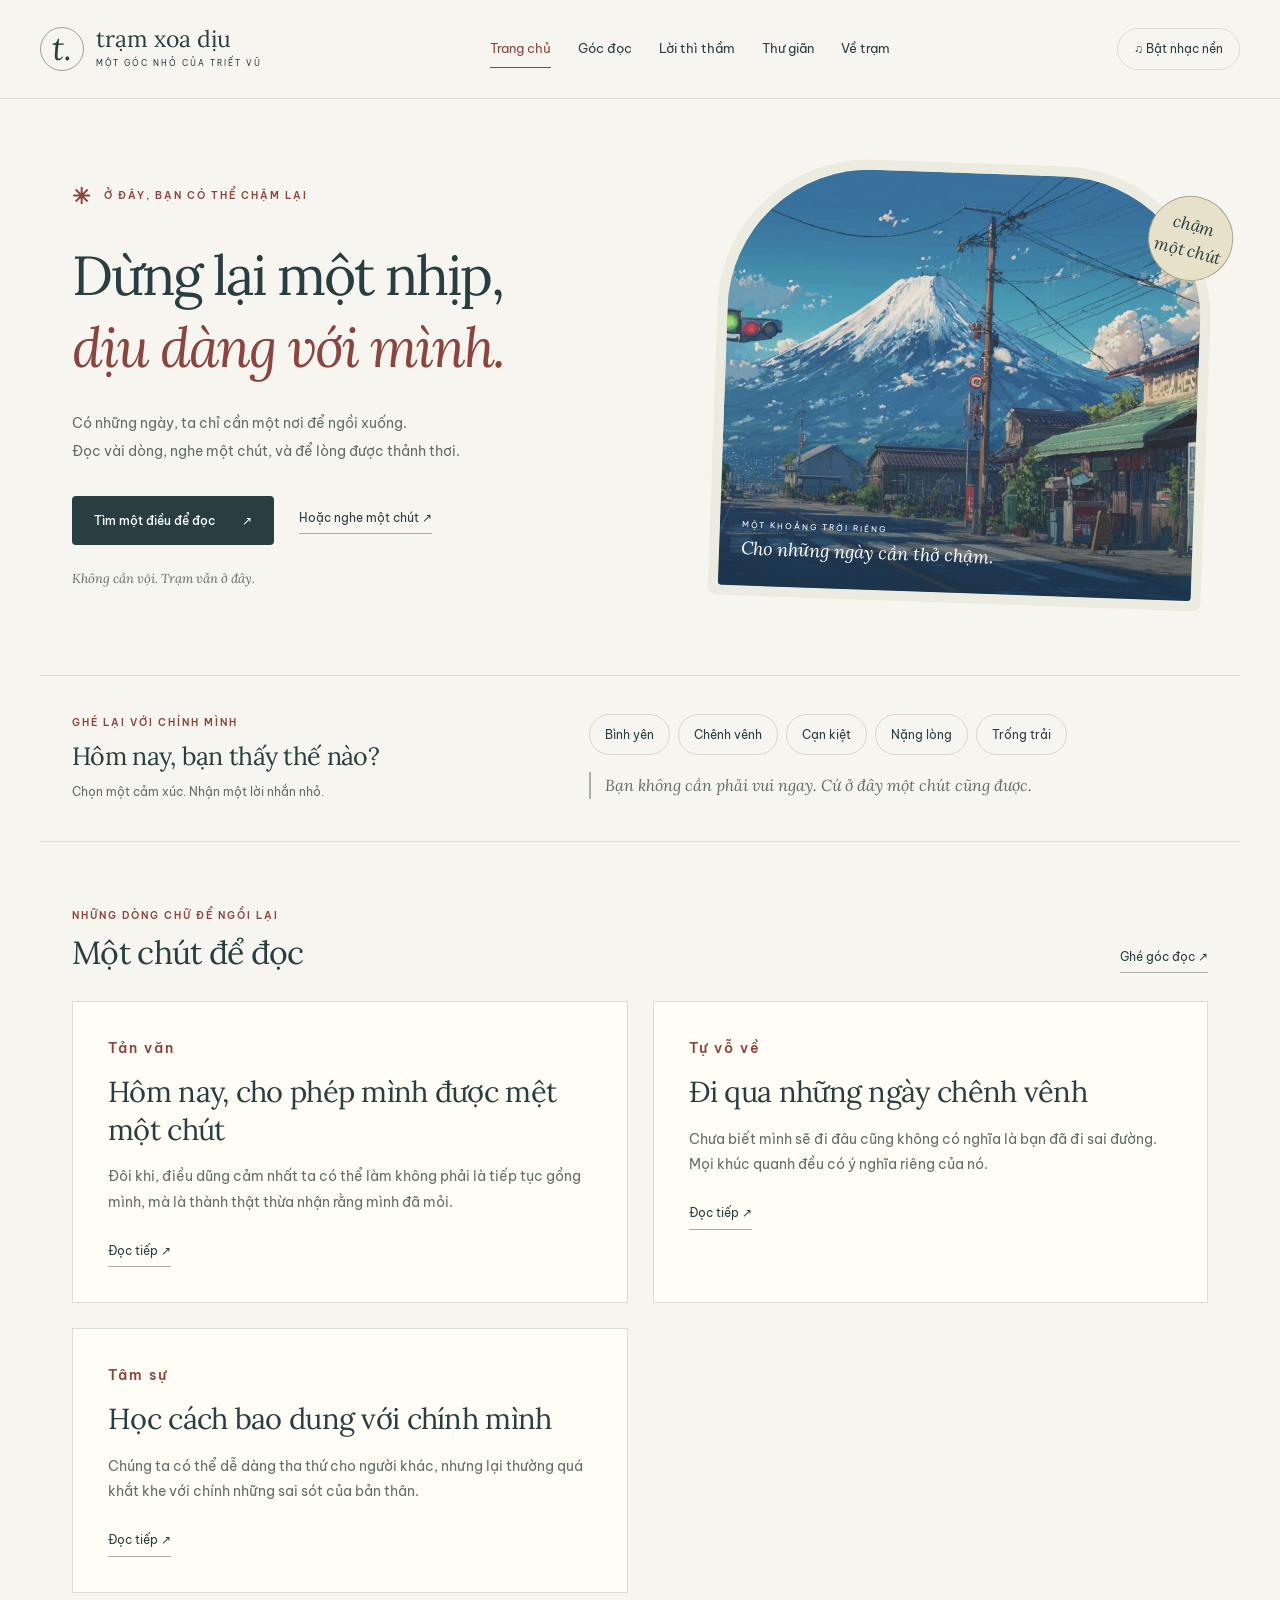
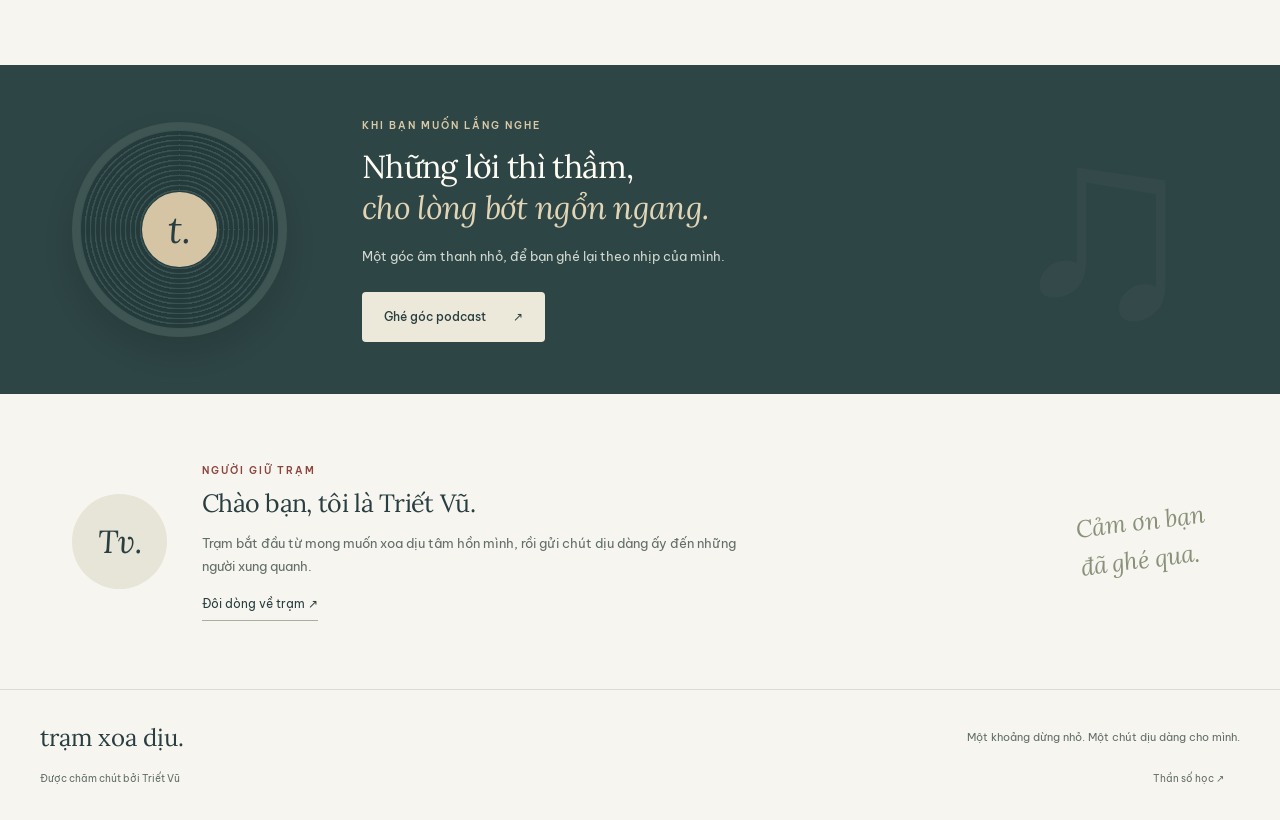
<file: index.html>
<!doctype html>
<html lang="vi">
  <head>
    <meta charset="utf-8" />
    <meta name="viewport" content="width=device-width,initial-scale=1" />
    <meta
      name="description"
      content="Một góc đọc và lắng nghe của Triết Vũ. Những lời nhắn nhẹ nhàng, câu chuyện và podcast để dừng lại một nhịp."
    />
    <meta name="theme-color" content="#f7f5ef" />
    <title>Một khoảng dừng cho mình · Trạm xoa dịu cảm xúc</title>
    <link rel="icon" href="logo.webp" />
    <link rel="preconnect" href="https://fonts.googleapis.com" />
    <link rel="preconnect" href="https://fonts.gstatic.com" crossorigin />
    <link
      href="https://fonts.googleapis.com/css2?family=Be+Vietnam+Pro:wght@400;500;600;700&family=Lora:ital,wght@0,400;0,500;0,600;1,400;1,500&display=swap"
      rel="stylesheet"
    />
    <link rel="stylesheet" href="tram.css" />
    <script src="noi-dung.js" defer></script>
    <script src="tram.js" defer></script>
  </head>
  <body data-page="home">
    <a class="skip" href="#main">Đến nội dung chính</a>
    <header class="header">
      <a class="brand" href="index.html"
        ><span class="brand-mark" aria-hidden="true">t.</span
        ><span
          >trạm xoa dịu<span class="brand-sub"
            >MỘT GÓC NHỎ CỦA TRIẾT VŨ</span
          ></span
        ></a
      >
      <nav aria-label="Điều hướng chính">
        <a href="index.html" data-page="home">Trang chủ</a
        ><a href="bai-viet.html" data-page="read">Góc đọc</a
        ><a href="podcast.html" data-page="listen">Lời thì thầm</a
        ><a href="thu-gian.html" data-page="relax">Thư giãn</a
        ><a href="ve-du-an.html" data-page="about">Về trạm</a>
      </nav>
      <button class="sound" id="sound-toggle" aria-pressed="false">
        ♫ <span>Bật nhạc nền</span>
      </button>
    </header>
    <main id="main">
      <section class="hero wrap">
        <div class="hero-copy">
          <p class="eyebrow">
            <span class="tiny-sun">✳</span> Ở ĐÂY, BẠN CÓ THỂ CHẬM LẠI
          </p>
          <h1>Dừng lại một nhịp,<br /><em>dịu dàng với mình.</em></h1>
          <p class="lead">
            Có những ngày, ta chỉ cần một nơi để ngồi xuống.<br
              class="desktop"
            />
            Đọc vài dòng, nghe một chút, và để lòng được thảnh thơi.
          </p>
          <div class="hero-actions">
            <a class="button primary" href="#goc-doc"
              >Tìm một điều để đọc <span>↗</span></a
            ><a class="text-link" href="podcast.html"
              >Hoặc nghe một chút <span>↗</span></a
            >
          </div>
          <p class="small-note">Không cần vội. Trạm vẫn ở đây.</p>
        </div>
        <figure class="hero-picture">
          <img
            src="bo-cong-anh.jpg"
            alt="Một con phố yên tĩnh dưới bầu trời xanh và ngọn núi phía xa"
            fetchpriority="high"
          />
          <figcaption>
            <span>MỘT KHOẢNG TRỜI RIÊNG</span
            ><i>Cho những ngày cần thở chậm.</i>
          </figcaption>
          <span class="picture-stamp" aria-hidden="true"
            >chậm<br />một chút</span
          >
        </figure>
      </section>
      <section class="mood-section wrap" aria-labelledby="mood-title">
        <div>
          <p class="eyebrow">GHÉ LẠI VỚI CHÍNH MÌNH</p>
          <h2 id="mood-title">Hôm nay, bạn thấy thế nào?</h2>
          <p>Chọn một cảm xúc. Nhận một lời nhắn nhỏ.</p>
        </div>
        <div class="mood-side">
          <div id="moods" class="moods"></div>
          <div id="mood-result" class="mood-result" role="status">
            <p>Bạn không cần phải vui ngay. Cứ ở đây một chút cũng được.</p>
          </div>
        </div>
      </section>
      <section class="wrap reading-section" id="goc-doc">
        <div class="section-top">
          <div>
            <p class="eyebrow">NHỮNG DÒNG CHỮ ĐỂ NGỒI LẠI</p>
            <h2>Một chút để đọc</h2>
          </div>
          <a class="text-link" href="bai-viet.html">Ghé góc đọc ↗</a>
        </div>
        <div id="home-posts">
          <a class="letter-feature" href="ve-du-an.html"
            ><div class="letter-art" aria-hidden="true">
              <span>gửi bạn,</span>
              <div class="letter-lines"></div>
              <i>một chút dịu dàng.</i>
            </div>
            <div class="letter-copy">
              <p class="eyebrow">LỜI NGỎ · TRIẾT VŨ</p>
              <h3>Vì sao có một trạm<br />xoa dịu cảm xúc?</h3>
              <p>
                Tôi tạo ra trang web này như một trạm dừng chân bình yên, trước
                hết là để xoa dịu tâm hồn mình, sau là để vỗ về những người thân
                yêu xung quanh.
              </p>
              <span class="text-link">Đọc lời ngỏ <span>↗</span></span>
            </div></a
          >
        </div>
      </section>
      <section class="listen-band">
        <div class="wrap listen-inner">
          <div class="record" aria-hidden="true"><span>t.</span></div>
          <div>
            <p class="eyebrow">KHI BẠN MUỐN LẮNG NGHE</p>
            <h2>Những lời thì thầm,<br /><em>cho lòng bớt ngổn ngang.</em></h2>
            <p>Một góc âm thanh nhỏ, để bạn ghé lại theo nhịp của mình.</p>
            <a class="button light" href="podcast.html"
              >Ghé góc podcast <span>↗</span></a
            >
          </div>
          <span class="listen-number" aria-hidden="true">♫</span>
        </div>
      </section>
      <section class="wrap author-note">
        <span class="author-monogram" aria-hidden="true">Tv.</span>
        <div>
          <p class="eyebrow">NGƯỜI GIỮ TRẠM</p>
          <h2>Chào bạn, tôi là Triết Vũ.</h2>
          <p>
            Trạm bắt đầu từ mong muốn xoa dịu tâm hồn mình, rồi gửi chút dịu
            dàng ấy đến những người xung quanh.
          </p>
          <a class="text-link" href="ve-du-an.html">Đôi dòng về trạm ↗</a>
        </div>
        <span class="handwritten" aria-hidden="true"
          >Cảm ơn bạn<br />đã ghé qua.</span
        >
      </section>
    </main>
    <footer class="footer">
      <a class="footer-brand" href="index.html">trạm xoa dịu.</a>
      <p>Một khoảng dừng nhỏ. Một chút dịu dàng cho mình.</p>
      <div>
        <span>Được chăm chút bởi Triết Vũ</span>
        <div>
          <a href="numerology.html" style="margin-right: 16px">Thần số học ↗</a>
        </div>
      </div>
    </footer>
    <audio id="ambient" src="nhac-nen.m4a" preload="none" loop></audio>
    <p id="audio-status" class="audio-status" role="status"></p>
  </body>
</html>
</file>
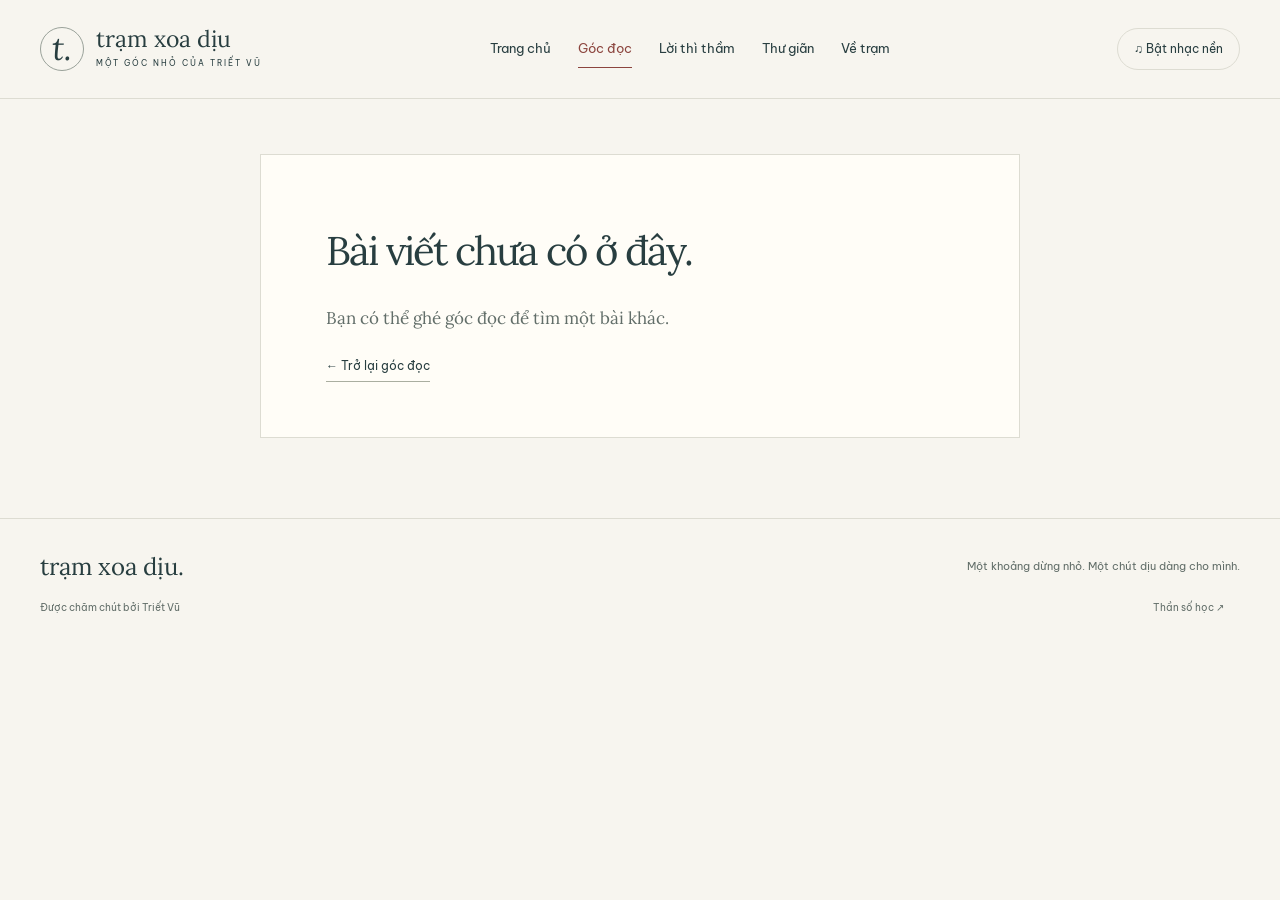
<file: bai-doc.html>
<!doctype html>
<html lang="vi">
  <head>
    <meta charset="utf-8" />
    <meta name="viewport" content="width=device-width,initial-scale=1" />
    <meta
      name="description"
      content="Một góc đọc và lắng nghe của Triết Vũ. Những lời nhắn nhẹ nhàng, câu chuyện và podcast để dừng lại một nhịp."
    />
    <meta name="theme-color" content="#f7f5ef" />
    <title>Bài đọc · Trạm xoa dịu cảm xúc</title>
    <link rel="icon" href="logo.webp" />
    <link rel="preconnect" href="https://fonts.googleapis.com" />
    <link rel="preconnect" href="https://fonts.gstatic.com" crossorigin />
    <link
      href="https://fonts.googleapis.com/css2?family=Be+Vietnam+Pro:wght@400;500;600;700&family=Lora:ital,wght@0,400;0,500;0,600;1,400;1,500&display=swap"
      rel="stylesheet"
    />
    <link rel="stylesheet" href="tram.css" />
    <script src="noi-dung.js" defer></script>
    <script src="tram.js" defer></script>
  </head>
  <body data-page="read">
    <a class="skip" href="#main">Đến nội dung chính</a>
    <header class="header">
      <a class="brand" href="index.html"
        ><span class="brand-mark" aria-hidden="true">t.</span
        ><span
          >trạm xoa dịu<span class="brand-sub"
            >MỘT GÓC NHỎ CỦA TRIẾT VŨ</span
          ></span
        ></a
      >
      <nav aria-label="Điều hướng chính">
        <a href="index.html" data-page="home">Trang chủ</a
        ><a href="bai-viet.html" data-page="read">Góc đọc</a
        ><a href="podcast.html" data-page="listen">Lời thì thầm</a
        ><a href="thu-gian.html" data-page="relax">Thư giãn</a
        ><a href="ve-du-an.html" data-page="about">Về trạm</a>
      </nav>
      <button class="sound" id="sound-toggle" aria-pressed="false">
        ♫ <span>Bật nhạc nền</span>
      </button>
    </header>
    <main id="main">
      <article id="article" class="about-letter article-body">
        <p>Đang mở bài đọc…</p>
      </article>
    </main>
    <footer class="footer">
      <a class="footer-brand" href="index.html">trạm xoa dịu.</a>
      <p>Một khoảng dừng nhỏ. Một chút dịu dàng cho mình.</p>
      <div>
        <span>Được chăm chút bởi Triết Vũ</span>
        <div>
          <a href="numerology.html" style="margin-right: 16px">Thần số học ↗</a>
        </div>
      </div>
    </footer>
    <audio id="ambient" src="nhac-nen.m4a" preload="none" loop></audio>
    <p id="audio-status" class="audio-status" role="status"></p>
  </body>
</html>
</file>
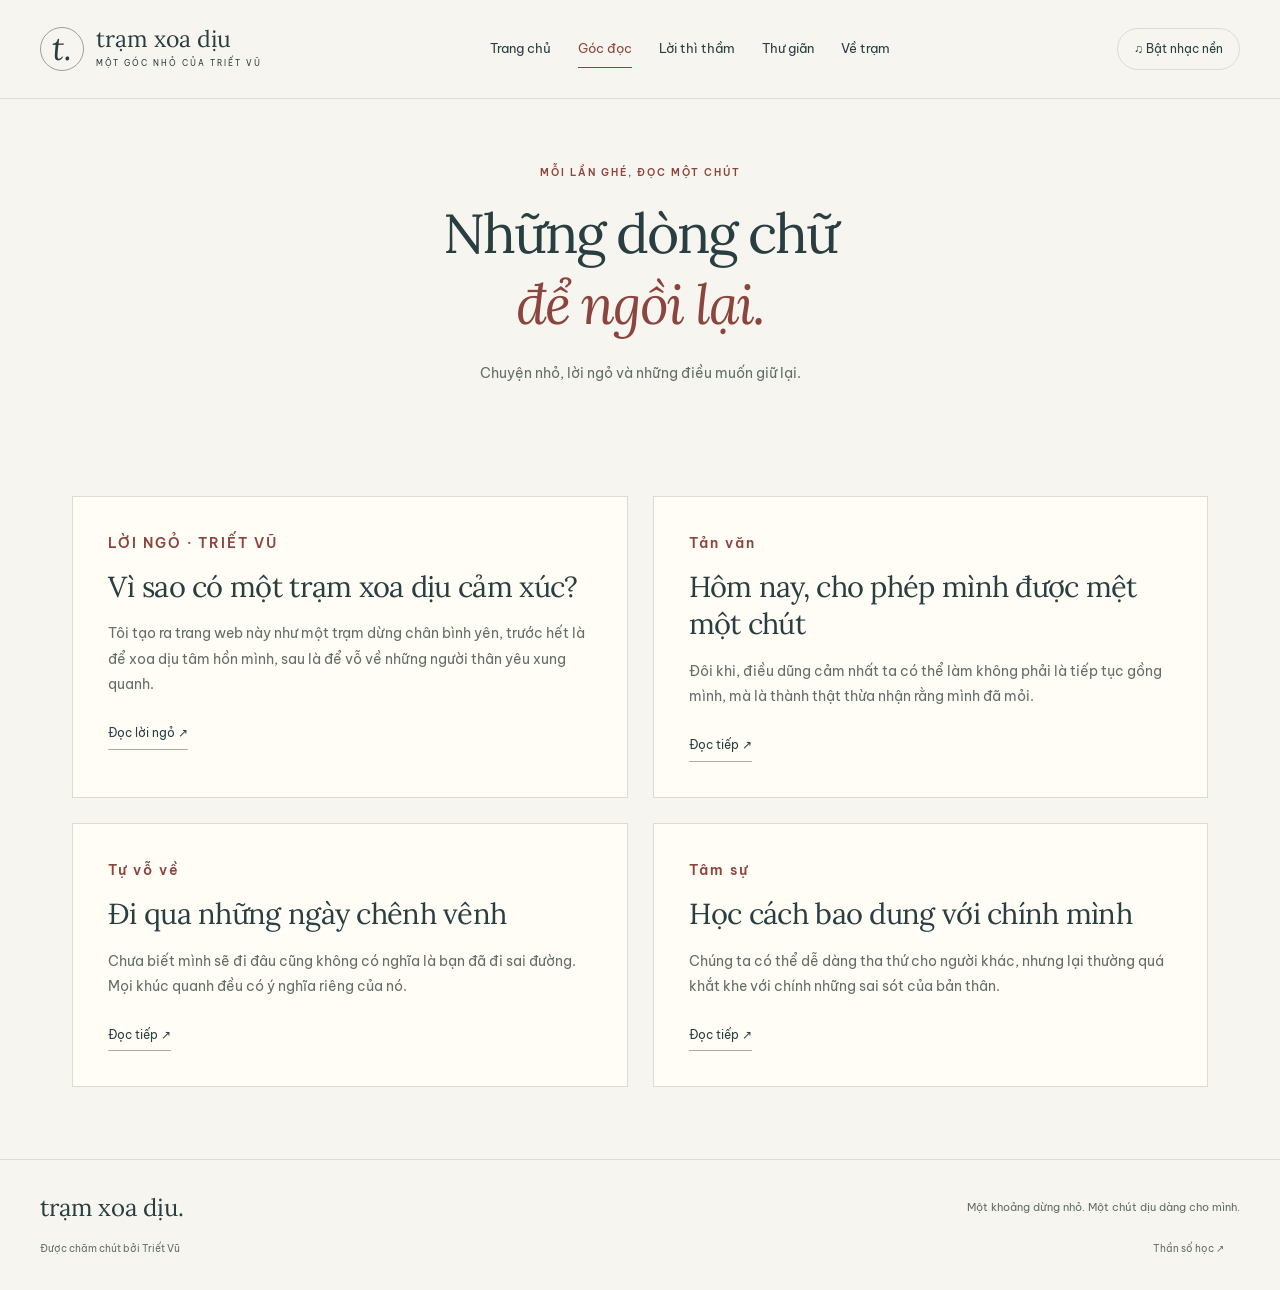
<file: bai-viet.html>
<!doctype html>
<html lang="vi">
  <head>
    <meta charset="utf-8" />
    <meta name="viewport" content="width=device-width,initial-scale=1" />
    <meta
      name="description"
      content="Một góc đọc và lắng nghe của Triết Vũ. Những lời nhắn nhẹ nhàng, câu chuyện và podcast để dừng lại một nhịp."
    />
    <meta name="theme-color" content="#f7f5ef" />
    <title>Góc đọc · Trạm xoa dịu cảm xúc</title>
    <link rel="icon" href="logo.webp" />
    <link rel="preconnect" href="https://fonts.googleapis.com" />
    <link rel="preconnect" href="https://fonts.gstatic.com" crossorigin />
    <link
      href="https://fonts.googleapis.com/css2?family=Be+Vietnam+Pro:wght@400;500;600;700&family=Lora:ital,wght@0,400;0,500;0,600;1,400;1,500&display=swap"
      rel="stylesheet"
    />
    <link rel="stylesheet" href="tram.css" />
    <script src="noi-dung.js" defer></script>
    <script src="tram.js" defer></script>
  </head>
  <body data-page="read">
    <a class="skip" href="#main">Đến nội dung chính</a>
    <header class="header">
      <a class="brand" href="index.html"
        ><span class="brand-mark" aria-hidden="true">t.</span
        ><span
          >trạm xoa dịu<span class="brand-sub"
            >MỘT GÓC NHỎ CỦA TRIẾT VŨ</span
          ></span
        ></a
      >
      <nav aria-label="Điều hướng chính">
        <a href="index.html" data-page="home">Trang chủ</a
        ><a href="bai-viet.html" data-page="read">Góc đọc</a
        ><a href="podcast.html" data-page="listen">Lời thì thầm</a
        ><a href="thu-gian.html" data-page="relax">Thư giãn</a
        ><a href="ve-du-an.html" data-page="about">Về trạm</a>
      </nav>
      <button class="sound" id="sound-toggle" aria-pressed="false">
        ♫ <span>Bật nhạc nền</span>
      </button>
    </header>
    <main id="main">
      <section class="page-heading wrap">
        <p class="eyebrow">MỖI LẦN GHÉ, ĐỌC MỘT CHÚT</p>
        <h1>Những dòng chữ<br /><em>để ngồi lại.</em></h1>
        <p>Chuyện nhỏ, lời ngỏ và những điều muốn giữ lại.</p>
      </section>
      <section class="wrap reading-section">
        <div id="post-list" class="post-grid"></div>
        <noscript
          ><p><a href="ve-du-an.html">Đọc lời ngỏ của Triết Vũ</a></p></noscript
        >
      </section>
    </main>
    <footer class="footer">
      <a class="footer-brand" href="index.html">trạm xoa dịu.</a>
      <p>Một khoảng dừng nhỏ. Một chút dịu dàng cho mình.</p>
      <div>
        <span>Được chăm chút bởi Triết Vũ</span>
        <div>
          <a href="numerology.html" style="margin-right: 16px">Thần số học ↗</a>
        </div>
      </div>
    </footer>
    <audio id="ambient" src="nhac-nen.m4a" preload="none" loop></audio>
    <p id="audio-status" class="audio-status" role="status"></p>
  </body>
</html>
</file>
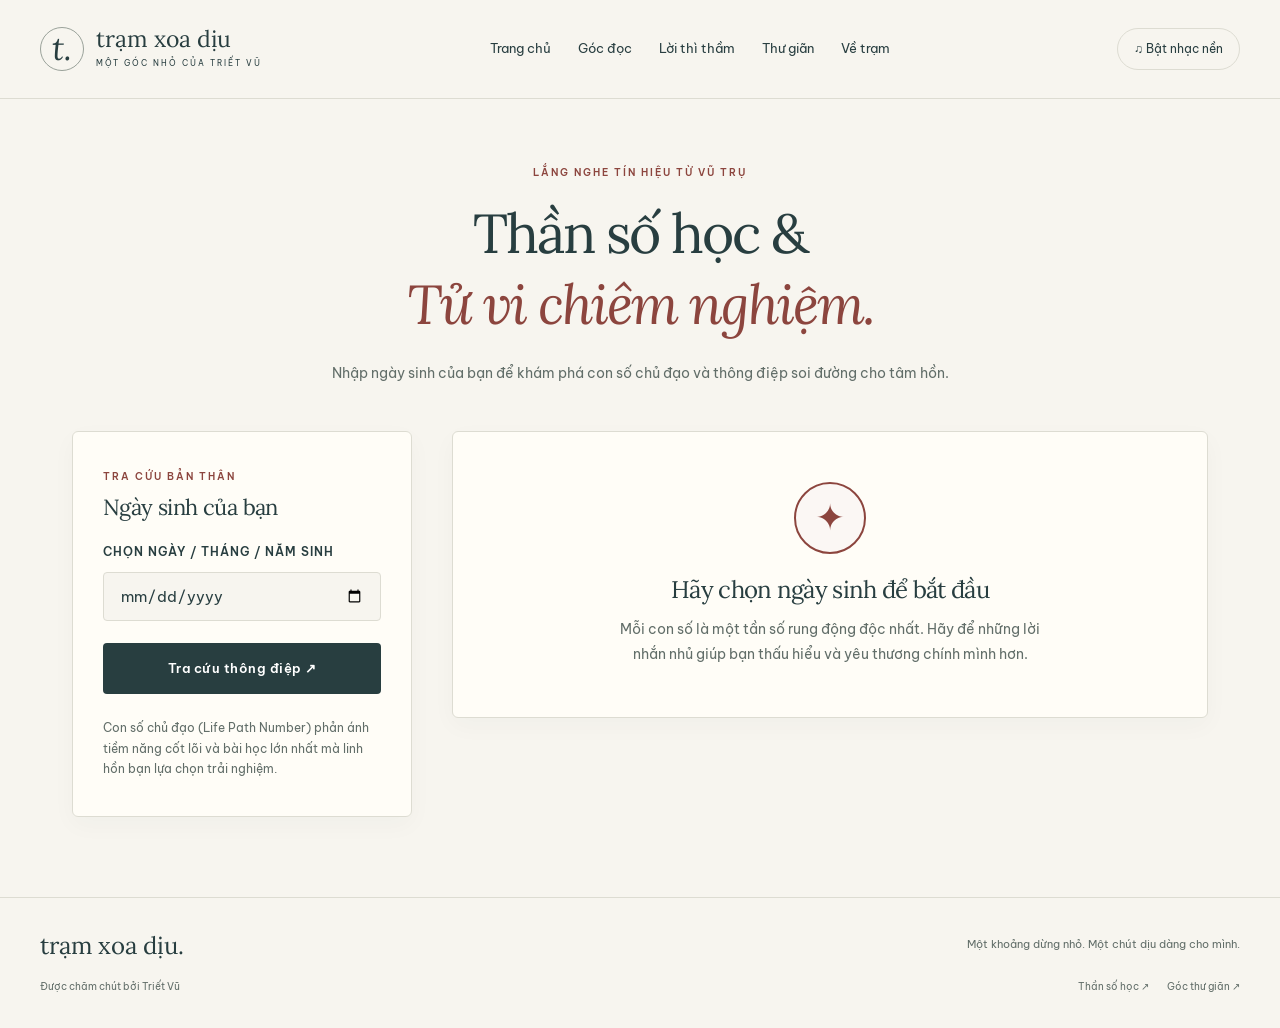
<file: numerology.html>
<!doctype html>
<html lang="vi">
<head>
  <meta charset="utf-8">
  <meta name="viewport" content="width=device-width,initial-scale=1">
  <meta name="description" content="Thần số học & Tử vi - Chiêm nghiệm con số chủ đạo, bài học đường đời và vận hạn tại Trạm xoa dịu của Triết Vũ.">
  <meta name="theme-color" content="#f7f5ef">
  <title>Thần số học &amp; Tử vi · Trạm xoa dịu cảm xúc</title>
  <link rel="icon" href="logo.webp">
  <link rel="preconnect" href="https://fonts.googleapis.com">
  <link rel="preconnect" href="https://fonts.gstatic.com" crossorigin>
  <link href="https://fonts.googleapis.com/css2?family=Be+Vietnam+Pro:wght@400;500;600;700&family=Lora:ital,wght@0,400;0,500;0,600;1,400;1,500&display=swap" rel="stylesheet">
  <link rel="stylesheet" href="tram.css">
  <script src="noi-dung.js" defer></script>
  <script src="tram.js" defer></script>
</head>
<body data-page="numerology">
  <a class="skip" href="#main">Đến nội dung chính</a>

  <header class="header">
    <a class="brand" href="index.html">
      <span class="brand-mark" aria-hidden="true">t.</span>
      <span>trạm xoa dịu<span class="brand-sub">MỘT GÓC NHỎ CỦA TRIẾT VŨ</span></span>
    </a>
    <nav aria-label="Điều hướng chính">
      <a href="index.html" data-page="home">Trang chủ</a>
      <a href="bai-viet.html" data-page="read">Góc đọc</a>
      <a href="podcast.html" data-page="listen">Lời thì thầm</a>
      <a href="thu-gian.html" data-page="relax">Thư giãn</a>
      <a href="ve-du-an.html" data-page="about">Về trạm</a>
    </nav>
    <button class="sound" id="sound-toggle" aria-pressed="false">♫ <span>Bật nhạc nền</span></button>
  </header>

  <main id="main">
    <section class="page-heading wrap">
      <p class="eyebrow">LẮNG NGHE TÍN HIỆU TỪ VŨ TRỤ</p>
      <h1>Thần số học &amp;<br><em>Tử vi chiêm nghiệm.</em></h1>
      <p>Nhập ngày sinh của bạn để khám phá con số chủ đạo và thông điệp soi đường cho tâm hồn.</p>
    </section>

    <section class="wrap">
      <div class="numerology-layout">
        <!-- Cột nhập liệu -->
        <aside class="numerology-input-card">
          <p class="eyebrow">TRA CỨU BẢN THÂN</p>
          <h3 style="font-size:22px;margin:8px 0 20px;">Ngày sinh của bạn</h3>
          
          <div class="input-field-group">
            <label for="dob">Chọn ngày / tháng / năm sinh</label>
            <input type="date" id="dob" class="numerology-date-input" aria-label="Ngày tháng năm sinh">
          </div>

          <button type="button" class="num-submit-btn" onclick="calculate()">Tra cứu thông điệp ↗</button>
          
          <p id="loading" style="display:none;color:var(--accent);font-size:12px;margin-top:14px;font-style:italic;">
            Đang giải mã các con số...
          </p>

          <p style="font-size:12px;color:var(--muted);margin-top:24px;line-height:1.7;">
            Con số chủ đạo (Life Path Number) phản ánh tiềm năng cốt lõi và bài học lớn nhất mà linh hồn bạn lựa chọn trải nghiệm.
          </p>
        </aside>

        <!-- Cột hiển thị kết quả -->
        <div class="result-column">
          <!-- Khi chưa tra cứu -->
          <div id="empty-state" class="numerology-result-card" style="text-align:center;padding:50px 30px;">
            <div class="num-highlight" style="margin:0 auto 20px;">✦</div>
            <h2 class="num-title" style="font-size:24px;">Hãy chọn ngày sinh để bắt đầu</h2>
            <p style="font-size:14px;max-width:440px;margin:12px auto 0;color:var(--muted);">
              Mỗi con số là một tần số rung động độc nhất. Hãy để những lời nhắn nhủ giúp bạn thấu hiểu và yêu thương chính mình hơn.
            </p>
          </div>

          <!-- Khung kết quả sau khi tra cứu -->
          <div id="result-box" style="display:none;">
            <!-- Thẻ Con số chủ đạo -->
            <article class="numerology-result-card">
              <span class="zodiac-badge">CON SỐ ĐƯỜNG ĐỜI</span>
              <h2 id="core-number" class="num-title">Số 0</h2>
              <p id="core-keyword" class="num-subtitle"></p>
              <div id="core-desc" class="num-desc"></div>
            </article>

            <!-- Thẻ Tử vi con giáp -->
            <article class="numerology-result-card">
              <span class="zodiac-badge">TỬ VI CHIÊM NGHIỆM</span>
              <h2 id="zodiac-title" class="num-title">Tuổi Bản Mệnh</h2>
              <div id="zodiac-desc" class="num-desc"></div>
            </article>
          </div>
        </div>
      </div>
    </section>
  </main>

  <footer class="footer">
    <a class="footer-brand" href="index.html">trạm xoa dịu.</a>
    <p>Một khoảng dừng nhỏ. Một chút dịu dàng cho mình.</p>
    <div>
      <span>Được chăm chút bởi Triết Vũ</span>
      <div>
        <a href="numerology.html" style="margin-right:16px;">Thần số học ↗</a>
        <a href="thu-gian.html">Góc thư giãn ↗</a>
      </div>
    </div>
  </footer>

  <audio id="ambient" src="nhac-nen.m4a" preload="none" loop></audio>
  <p id="audio-status" class="audio-status" role="status"></p>

  <script>
    document.getElementById('dob').addEventListener('keypress', function (e) {
      if (e.key === 'Enter') {
        e.preventDefault();
        calculate();
      }
    });

    const sheetNumerologyUrl = "https://docs.google.com/spreadsheets/d/e/2PACX-1vSPAEHTWjEtEIhKxMS6E05VrdKLOwIQkqaJunBu36ofJfncPpX6ro2uEuQiaj8AhrcvVAMXAXGh1SOn/pub?gid=0&single=true&output=tsv";
    const sheetTuviUrl = "https://docs.google.com/spreadsheets/d/e/2PACX-1vSPAEHTWjEtEIhKxMS6E05VrdKLOwIQkqaJunBu36ofJfncPpX6ro2uEuQiaj8AhrcvVAMXAXGh1SOn/pub?gid=1241537300&single=true&output=tsv";

    let numerologyData = {};
    let tuviData = {};

    async function fetchAllData() {
      try {
        const resNum = await fetch(sheetNumerologyUrl);
        const textNum = await resNum.text();
        const linesNum = textNum.split('\n');
        for (let i = 1; i < linesNum.length; i++) {
          const cols = linesNum[i].split('\t');
          if (cols.length >= 4) {
            numerologyData[cols[0].trim()] = {
              title: cols[1].trim(),
              keyword: cols[2].trim(),
              advice: cols[3].trim()
            };
          }
        }

        const resTuvi = await fetch(sheetTuviUrl);
        const textTuvi = await resTuvi.text();
        const linesTuvi = textTuvi.split('\n');
        for (let i = 1; i < linesTuvi.length; i++) {
          const cols = linesTuvi[i].split('\t');
          if (cols.length >= 5) {
            const conGiap = cols[0].trim();
            tuviData[conGiap] = {
              tongQuan: cols[1].trim(),
              suNghiep: cols[2].trim(),
              taiLoc: cols[3].trim(),
              tinhCam: cols[4].trim()
            };
          }
        }
      } catch (error) {
        console.error("Lỗi nạp dữ liệu bảng:", error);
      }
    }

    fetchAllData();

    function calculate() {
      const dob = document.getElementById('dob').value;
      if (!dob) {
        alert("Vui lòng chọn ngày sinh để xem thông điệp.");
        return;
      }

      document.getElementById('loading').style.display = 'block';
      document.getElementById('empty-state').style.display = 'none';
      document.getElementById('result-box').style.display = 'none';

      setTimeout(() => {
        const digits = dob.replace(/-/g, '').split('').map(Number);
        const sumDigits = (arr) => arr.reduce((a, b) => a + b, 0);

        let sum = sumDigits(digits);
        while (sum > 9 && sum !== 11 && sum !== 22 && sum !== 33) {
          sum = sumDigits(sum.toString().split('').map(Number));
        }

        let resultNum = numerologyData[sum];
        if (!resultNum) {
          sum = sumDigits(sum.toString().split('').map(Number));
          resultNum = numerologyData[sum];
        }

        if (resultNum) {
          document.getElementById('core-number').innerText = resultNum.title;
          document.getElementById('core-keyword').innerText = `Đặc trưng: ${resultNum.keyword}`;
          document.getElementById('core-desc').innerHTML = `<p>${resultNum.advice}</p>`;
        } else {
          document.getElementById('core-number').innerText = "Con số chủ đạo: " + sum;
          document.getElementById('core-keyword').innerText = "";
          document.getElementById('core-desc').innerHTML = "<p>Con số mang năng lượng độc đáo và riêng biệt trên hành trình thức tỉnh của bạn.</p>";
        }

        const dateObj = new Date(dob);
        const year = dateObj.getFullYear();

        const zodiacArray = ["Thân", "Dậu", "Tuất", "Hợi", "Tý", "Sửu", "Dần", "Mão", "Thìn", "Tỵ", "Ngọ", "Mùi"];
        const zodiacSign = zodiacArray[year % 12];

        const resultTuvi = tuviData[zodiacSign];
        const currentYear = new Date().getFullYear();

        document.getElementById('zodiac-title').innerText = `Tuổi ${zodiacSign} — Năm ${currentYear}`;

        if (resultTuvi) {
          document.getElementById('zodiac-desc').innerHTML = `
            <div style="padding:16px 0;border-bottom:1px solid var(--line);">
              <p style="font-size:11px;letter-spacing:1.5px;text-transform:uppercase;font-weight:700;color:var(--accent);margin-bottom:6px;">Tổng Quan</p>
              <p style="font-size:14px;line-height:1.8;margin:0;">${resultTuvi.tongQuan}</p>
            </div>
            <div style="padding:16px 0;border-bottom:1px solid var(--line);">
              <p style="font-size:11px;letter-spacing:1.5px;text-transform:uppercase;font-weight:700;color:var(--accent);margin-bottom:6px;">Sự Nghiệp</p>
              <p style="font-size:14px;line-height:1.8;margin:0;">${resultTuvi.suNghiep}</p>
            </div>
            <div style="padding:16px 0;border-bottom:1px solid var(--line);">
              <p style="font-size:11px;letter-spacing:1.5px;text-transform:uppercase;font-weight:700;color:var(--accent);margin-bottom:6px;">Tài Lộc</p>
              <p style="font-size:14px;line-height:1.8;margin:0;">${resultTuvi.taiLoc}</p>
            </div>
            <div style="padding:16px 0;">
              <p style="font-size:11px;letter-spacing:1.5px;text-transform:uppercase;font-weight:700;color:var(--accent);margin-bottom:6px;">Tình Cảm &amp; Gia Đạo</p>
              <p style="font-size:14px;line-height:1.8;margin:0;">${resultTuvi.tinhCam}</p>
            </div>
          `;
        } else {
          document.getElementById('zodiac-desc').innerHTML = `<p style="font-size:14px;">Hệ thống đang cập nhật dữ liệu chi tiết cho tuổi ${zodiacSign}.</p>`;
        }

        document.getElementById('loading').style.display = 'none';
        document.getElementById('result-box').style.display = 'block';
      }, 600);
    }
  </script>
</body>
</html>
</file>
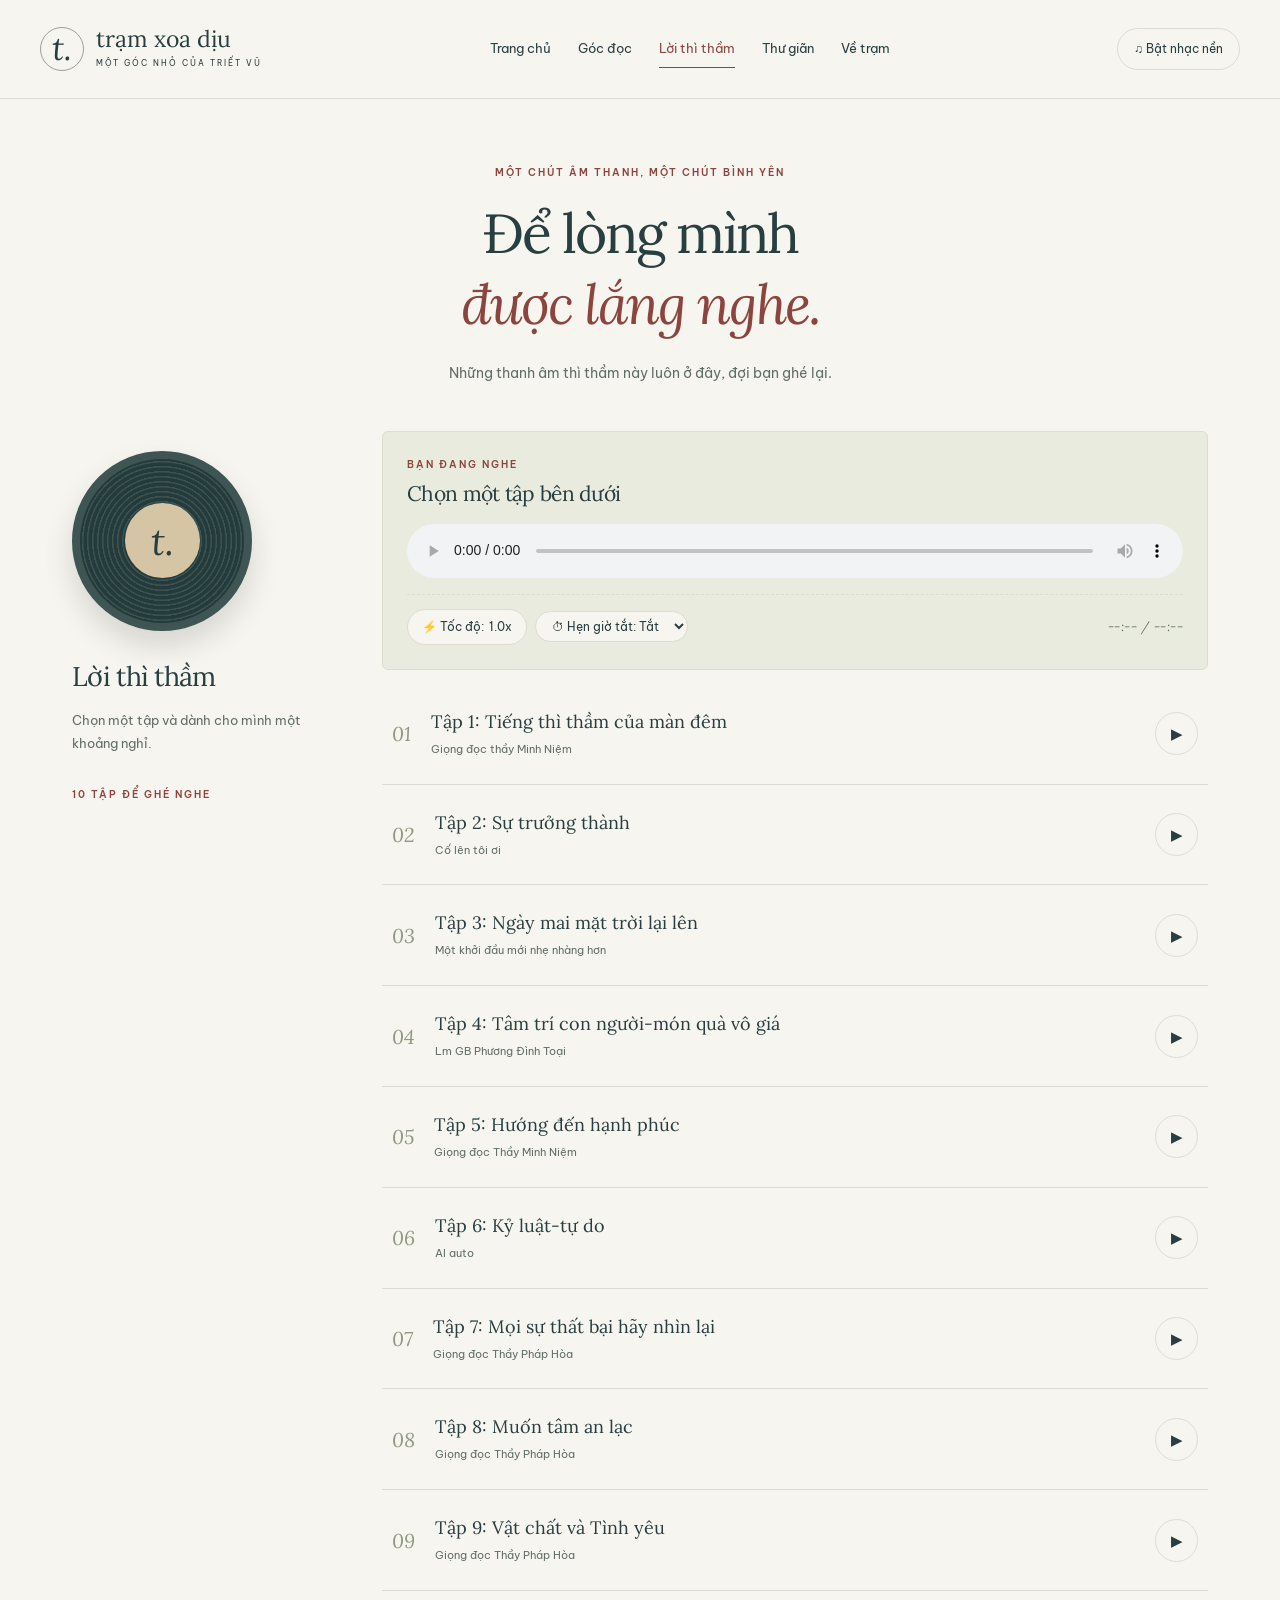
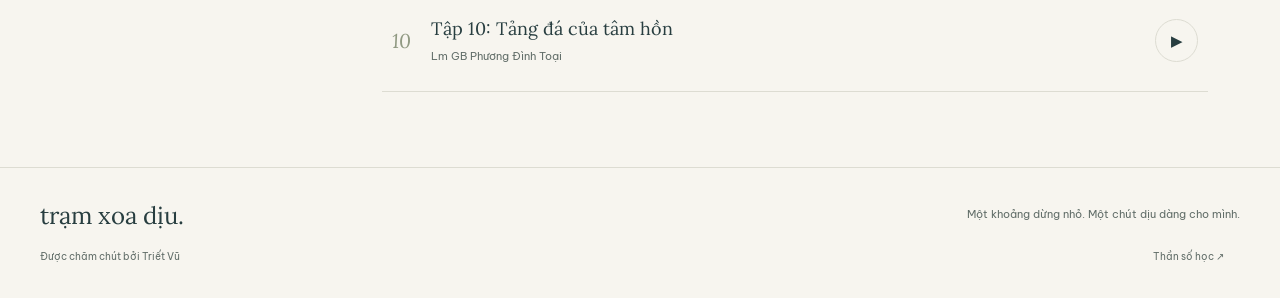
<file: podcast.html>
<!doctype html>
<html lang="vi">
  <head>
    <meta charset="utf-8" />
    <meta name="viewport" content="width=device-width,initial-scale=1" />
    <meta
      name="description"
      content="Một góc đọc và lắng nghe của Triết Vũ. Những lời nhắn nhẹ nhàng, câu chuyện và podcast để dừng lại một nhịp."
    />
    <meta name="theme-color" content="#f7f5ef" />
    <title>Lời thì thầm · Trạm xoa dịu cảm xúc</title>
    <link rel="icon" href="logo.webp" />
    <link rel="preconnect" href="https://fonts.googleapis.com" />
    <link rel="preconnect" href="https://fonts.gstatic.com" crossorigin />
    <link
      href="https://fonts.googleapis.com/css2?family=Be+Vietnam+Pro:wght@400;500;600;700&family=Lora:ital,wght@0,400;0,500;0,600;1,400;1,500&display=swap"
      rel="stylesheet"
    />
    <link rel="stylesheet" href="tram.css" />
    <script src="noi-dung.js" defer></script>
    <script src="tram.js" defer></script>
  </head>
  <body data-page="listen">
    <a class="skip" href="#main">Đến nội dung chính</a>
    <header class="header">
      <a class="brand" href="index.html"
        ><span class="brand-mark" aria-hidden="true">t.</span
        ><span
          >trạm xoa dịu<span class="brand-sub"
            >MỘT GÓC NHỎ CỦA TRIẾT VŨ</span
          ></span
        ></a
      >
      <nav aria-label="Điều hướng chính">
        <a href="index.html" data-page="home">Trang chủ</a
        ><a href="bai-viet.html" data-page="read">Góc đọc</a
        ><a href="podcast.html" data-page="listen">Lời thì thầm</a
        ><a href="thu-gian.html" data-page="relax">Thư giãn</a
        ><a href="ve-du-an.html" data-page="about">Về trạm</a>
      </nav>
      <button class="sound" id="sound-toggle" aria-pressed="false">
        ♫ <span>Bật nhạc nền</span>
      </button>
    </header>
    <main id="main">
      <section class="page-heading wrap">
        <p class="eyebrow">MỘT CHÚT ÂM THANH, MỘT CHÚT BÌNH YÊN</p>
        <h1>Để lòng mình<br /><em>được lắng nghe.</em></h1>
        <p>Những thanh âm thì thầm này luôn ở đây, đợi bạn ghé lại.</p>
      </section>
      <section class="wrap podcast-layout">
        <aside class="podcast-aside">
          <div class="record" aria-hidden="true"><span>t.</span></div>
          <h2>Lời thì thầm</h2>
          <p>Chọn một tập và dành cho mình một khoảng nghỉ.</p>
          <span class="eyebrow" id="episode-count"></span>
        </aside>
        <div>
          <div class="player-box">
            <p class="eyebrow">BẠN ĐANG NGHE</p>
            <h2 id="now-playing">Chọn một tập bên dưới</h2>
            <audio
              id="episode-player"
              controls
              preload="none"
              aria-label="Trình phát podcast"
            ></audio>
            <div class="player-toolbar">
              <div class="player-controls-group">
                <button
                  type="button"
                  class="player-btn"
                  id="speed-btn"
                  title="Điều chỉnh tốc độ phát"
                >
                  ⚡ Tốc độ: <span id="speed-val">1.0x</span></button
                ><select
                  class="player-select"
                  id="timer-select"
                  title="Hẹn giờ tắt podcast"
                >
                  <option value="0">⏱ Hẹn giờ tắt: Tắt</option>
                  <option value="15">⏱ 15 phút</option>
                  <option value="30">⏱ 30 phút</option>
                  <option value="45">⏱ 45 phút</option>
                  <option value="end">⏱ Hết tập này</option></select
                ><span
                  id="timer-badge"
                  class="timer-badge"
                  style="display: none"
                ></span>
              </div>
              <div class="player-time" id="player-time-display">
                --:-- / --:--
              </div>
            </div>
            <p id="player-status" role="status"></p>
          </div>
          <div id="episodes" class="episodes"></div>
        </div>
      </section>
    </main>
    <footer class="footer">
      <a class="footer-brand" href="index.html">trạm xoa dịu.</a>
      <p>Một khoảng dừng nhỏ. Một chút dịu dàng cho mình.</p>
      <div>
        <span>Được chăm chút bởi Triết Vũ</span>
        <div>
          <a href="numerology.html" style="margin-right: 16px">Thần số học ↗</a>
        </div>
      </div>
    </footer>
    <audio id="ambient" src="nhac-nen.m4a" preload="none" loop></audio>
    <p id="audio-status" class="audio-status" role="status"></p>
  </body>
</html>
</file>
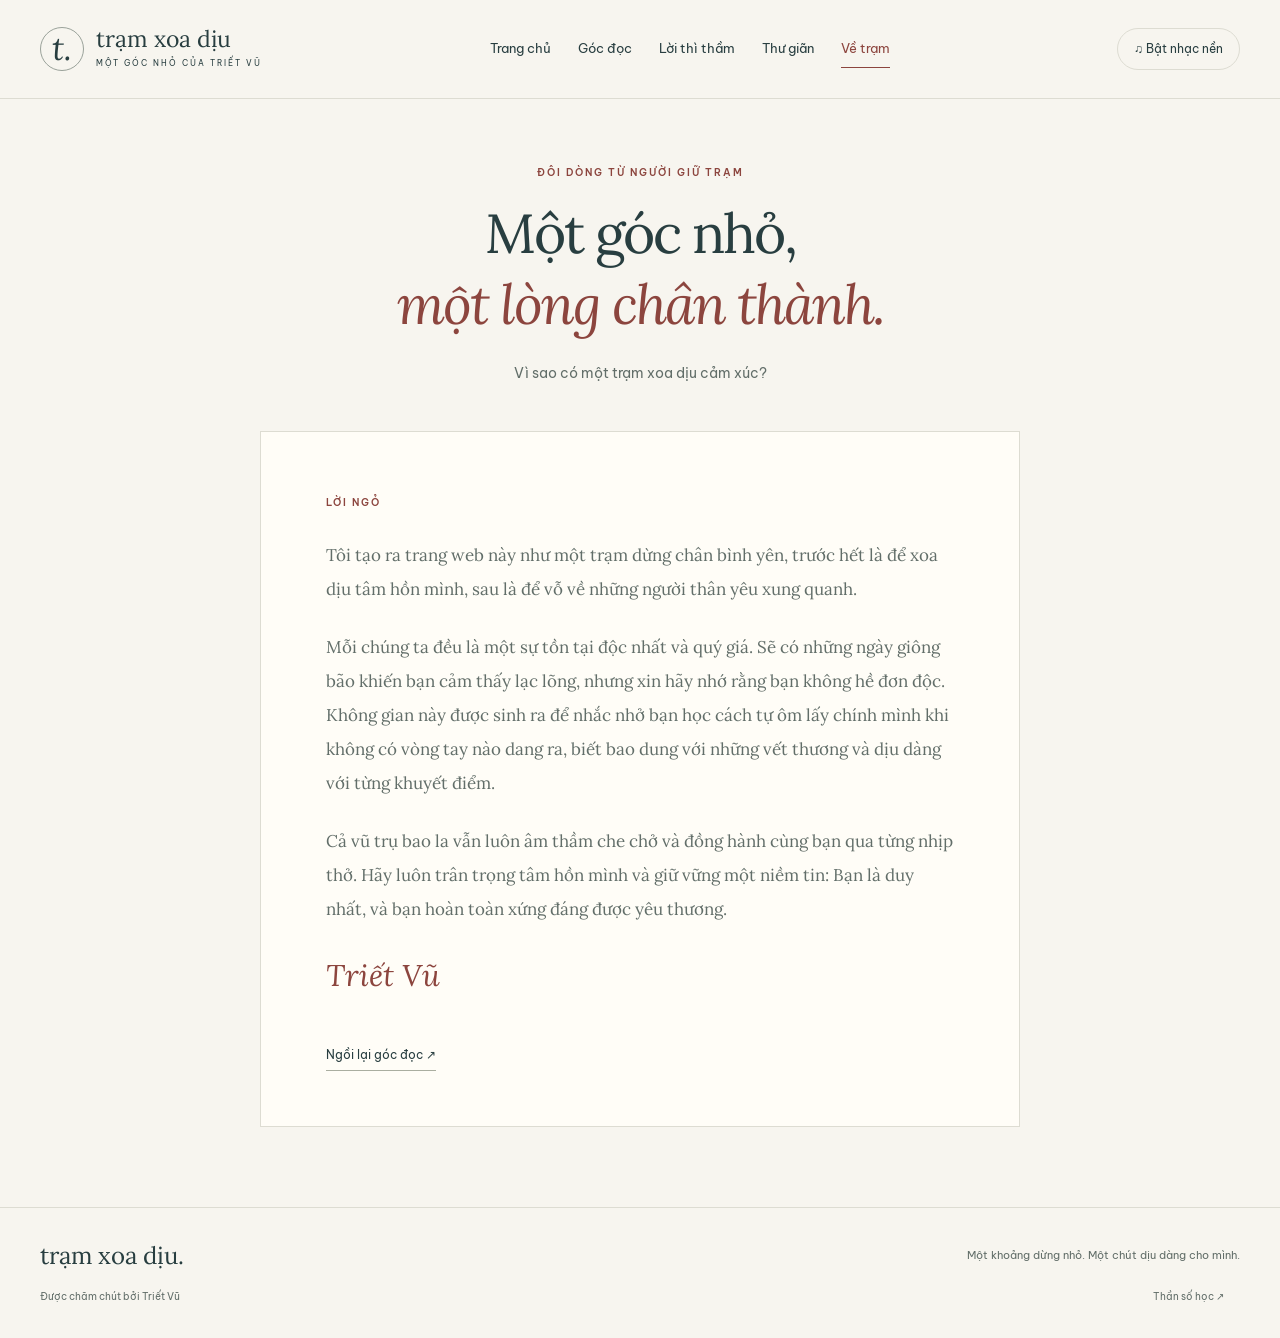
<file: ve-du-an.html>
<!doctype html>
<html lang="vi">
  <head>
    <meta charset="utf-8" />
    <meta name="viewport" content="width=device-width,initial-scale=1" />
    <meta
      name="description"
      content="Một góc đọc và lắng nghe của Triết Vũ. Những lời nhắn nhẹ nhàng, câu chuyện và podcast để dừng lại một nhịp."
    />
    <meta name="theme-color" content="#f7f5ef" />
    <title>Lời ngỏ từ Triết Vũ · Trạm xoa dịu cảm xúc</title>
    <link rel="icon" href="logo.webp" />
    <link rel="preconnect" href="https://fonts.googleapis.com" />
    <link rel="preconnect" href="https://fonts.gstatic.com" crossorigin />
    <link
      href="https://fonts.googleapis.com/css2?family=Be+Vietnam+Pro:wght@400;500;600;700&family=Lora:ital,wght@0,400;0,500;0,600;1,400;1,500&display=swap"
      rel="stylesheet"
    />
    <link rel="stylesheet" href="tram.css" />
    <script src="noi-dung.js" defer></script>
    <script src="tram.js" defer></script>
  </head>
  <body data-page="about">
    <a class="skip" href="#main">Đến nội dung chính</a>
    <header class="header">
      <a class="brand" href="index.html"
        ><span class="brand-mark" aria-hidden="true">t.</span
        ><span
          >trạm xoa dịu<span class="brand-sub"
            >MỘT GÓC NHỎ CỦA TRIẾT VŨ</span
          ></span
        ></a
      >
      <nav aria-label="Điều hướng chính">
        <a href="index.html" data-page="home">Trang chủ</a
        ><a href="bai-viet.html" data-page="read">Góc đọc</a
        ><a href="podcast.html" data-page="listen">Lời thì thầm</a
        ><a href="thu-gian.html" data-page="relax">Thư giãn</a
        ><a href="ve-du-an.html" data-page="about">Về trạm</a>
      </nav>
      <button class="sound" id="sound-toggle" aria-pressed="false">
        ♫ <span>Bật nhạc nền</span>
      </button>
    </header>
    <main id="main">
      <section class="page-heading wrap">
        <p class="eyebrow">ĐÔI DÒNG TỪ NGƯỜI GIỮ TRẠM</p>
        <h1>Một góc nhỏ,<br /><em>một lòng chân thành.</em></h1>
        <p>Vì sao có một trạm xoa dịu cảm xúc?</p>
      </section>
      <article class="about-letter">
        <span class="eyebrow">LỜI NGỎ</span>
        <div id="about-copy"></div>
        <p class="signature">Triết Vũ</p>
        <a class="text-link" href="bai-viet.html">Ngồi lại góc đọc ↗</a>
      </article>
    </main>
    <footer class="footer">
      <a class="footer-brand" href="index.html">trạm xoa dịu.</a>
      <p>Một khoảng dừng nhỏ. Một chút dịu dàng cho mình.</p>
      <div>
        <span>Được chăm chút bởi Triết Vũ</span>
        <div>
          <a href="numerology.html" style="margin-right: 16px">Thần số học ↗</a>
        </div>
      </div>
    </footer>
    <audio id="ambient" src="nhac-nen.m4a" preload="none" loop></audio>
    <p id="audio-status" class="audio-status" role="status"></p>
  </body>
</html>
</file>
<file: tram.css>
:root{--paper:#f7f5ef;--ink:#283e40;--muted:#626e69;--accent:#8c453e;--line:#dddcd2;--serif:'Lora',Georgia,serif;--sans:'Be Vietnam Pro',sans-serif}*{box-sizing:border-box}html{scroll-behavior:smooth;scroll-padding-top:24px}body{margin:0;background:var(--paper);color:var(--ink);font:15px/1.8 var(--sans)}a{color:inherit;text-decoration:none}button,a,audio{-webkit-tap-highlight-color:transparent}button{font:inherit;cursor:pointer}button:disabled{cursor:wait}a:focus-visible,button:focus-visible{outline:3px solid var(--accent);outline-offset:5px}img{max-width:100%;display:block}h1,h2,h3,p,figure{margin:0}h1,h2,h3{font-family:var(--serif);font-weight:400;line-height:1.3}h1{font-size:clamp(38px,4.3vw,64px);letter-spacing:-2px}h2{font-size:32px;letter-spacing:-.7px}h3{font-size:34px;letter-spacing:-.6px}em{font-weight:400;color:var(--accent)}p{color:var(--muted)}.wrap{max-width:1200px;margin-inline:auto;padding-inline:32px}.header{max-width:1360px;margin:auto;padding:25px 40px;display:flex;align-items:center;justify-content:space-between;gap:26px;border-bottom:1px solid var(--line)}.brand{display:flex;align-items:center;gap:12px;font:23px/1.2 var(--serif);flex-shrink:0}.brand-mark{display:grid;place-items:center;border:1px solid #9aa29a;border-radius:50%;width:44px;height:44px;font-style:italic;font-size:33px}.brand-sub{display:block;font:8px/2.5 var(--sans);letter-spacing:2px}.header nav{display:flex;gap:27px;font-size:13px}.header nav a{padding:7px 0;border-bottom:1px solid transparent}.header nav a[aria-current],.header nav a:hover{color:var(--accent);border-color:var(--accent)}.sound{background:transparent;border:1px solid var(--line);border-radius:30px;padding:9px 16px;font-size:12px;white-space:nowrap;color:var(--ink)}.sound[aria-pressed=true]{background:var(--ink);color:white}.hero{display:grid;grid-template-columns:1.2fr 1fr;gap:52px;align-items:center;padding-top:64px;padding-bottom:72px}.eyebrow{font:10px/1.7 var(--sans);letter-spacing:2px;color:var(--accent);font-weight:600}.tiny-sun{font-size:22px;vertical-align:middle;margin-right:8px}.hero h1{margin:25px 0}.lead{font-size:14px;line-height:2}.hero-actions{display:flex;gap:25px;align-items:center;margin-top:31px}.button{display:inline-flex;align-items:center;justify-content:space-between;gap:27px;padding:14px 22px;border-radius:4px;font-size:12px;font-weight:500;transition:background .2s,transform .2s}.button:hover{transform:translateY(-2px)}.primary{background:var(--ink);color:white}.primary:hover{background:#3a5551}.text-link{font-size:12px;border-bottom:1px solid #aaaea0;padding-bottom:5px;display:inline-block}.text-link:hover{color:var(--accent)}.small-note{font:italic 13px var(--serif);margin-top:25px}.hero-picture{height:440px;position:relative;padding:10px;background:#ecebdf;border-radius:150px 150px 8px 8px;transform:rotate(2deg)}.hero-picture img{width:100%;height:100%;object-fit:cover;border-radius:142px 142px 4px 4px;filter:saturate(.65)}.hero-picture:after{content:'';position:absolute;inset:10px;border-radius:142px 142px 4px 4px;background:linear-gradient(transparent 55%,#152e40aa);pointer-events:none}.hero-picture figcaption{position:absolute;bottom:33px;left:32px;z-index:1;color:white}.hero-picture figcaption span{display:block;font-size:8px;letter-spacing:2px;margin-bottom:4px}.hero-picture figcaption i{font:italic 18px var(--serif)}.picture-stamp{position:absolute;right:-20px;top:25px;border:1px solid #aaa58a;background:#e8e1c9;border-radius:50%;width:85px;height:85px;display:grid;align-content:center;text-align:center;font:italic 17px/1.5 var(--serif);transform:rotate(12deg);z-index:2}.mood-section{display:grid;grid-template-columns:1fr 1.3fr;gap:40px;padding-block:38px;border-top:1px solid var(--line);border-bottom:1px solid var(--line)}.mood-section h2{font-size:25px;margin:9px 0}.mood-section p:not(.eyebrow){font-size:12px}.moods{display:flex;gap:8px;flex-wrap:wrap}.mood-button{border:1px solid #d4d6c9;border-radius:30px;padding:9px 15px;background:transparent;color:var(--ink);font-size:12px}.mood-button:hover,.mood-button[aria-pressed=true]{background:var(--ink);color:white;border-color:var(--ink)}.mood-result{margin-top:17px;padding-left:14px;border-left:2px solid #a8b29e}.mood-result p{font:italic 16px/1.7 var(--serif)!important}.reading-section{padding-top:65px;padding-bottom:72px}.section-top{display:flex;align-items:end;justify-content:space-between;gap:20px;margin-bottom:28px}.section-top h2{margin-top:8px}.letter-feature{display:grid;grid-template-columns:.9fr 1.2fr;background:#eeeee5;border:1px solid #e0e1d6;transition:box-shadow .2s}.letter-feature:hover{box-shadow:0 8px 30px #283e4010}.letter-art{margin:30px;min-height:265px;background:#faf8ef;box-shadow:3px 5px 0 #d7d9c955;padding:35px 38px;transform:rotate(-3deg);display:flex;flex-direction:column;justify-content:center}.letter-art>span{font:italic 36px var(--serif);color:var(--accent)}.letter-lines{height:56px;margin:24px 0;background:repeating-linear-gradient(transparent 0 17px,#d7d8cd 17px 18px)}.letter-art>i{align-self:end;font:italic 15px var(--serif)}.letter-copy{padding:42px 48px 42px 20px}.letter-copy h3{margin:12px 0 18px}.letter-copy>p:not(.eyebrow){font-size:13px;max-width:450px}.letter-copy .text-link{margin-top:25px}.listen-band{background:#2e4545;color:#fffdf3;overflow:hidden}.listen-inner{display:flex;align-items:center;gap:75px;padding-block:52px;position:relative}.listen-inner .eyebrow{color:#d9c9a6}.listen-inner h2{margin:12px 0 16px}.listen-inner em{color:#e2d5b5}.listen-inner p:not(.eyebrow){color:#d2d9d0;font-size:13px}.light{background:#ede9da;color:var(--ink);margin-top:24px}.record{flex-shrink:0;width:215px;height:215px;border-radius:50%;background:repeating-radial-gradient(circle,#253b3b 0 3px,#395252 4px 5px);display:grid;place-items:center;box-shadow:0 15px 30px #0002;border:8px solid #3e5553}.record span{width:75px;height:75px;border-radius:50%;background:#d6c5a5;color:var(--ink);display:grid;place-items:center;font:italic 38px var(--serif)}.listen-number{position:absolute;right:40px;bottom:-60px;font-size:260px;color:#ffffff07}.author-note{display:flex;gap:35px;align-items:center;padding-block:68px}.author-monogram{background:#e7e5d8;border-radius:50%;width:95px;height:95px;flex-shrink:0;display:grid;place-items:center;font:italic 32px var(--serif)}.author-note h2{font-size:25px;margin:8px 0 12px}.author-note p:not(.eyebrow){max-width:560px;font-size:13px}.author-note .text-link{margin-top:15px}.handwritten{margin-left:auto;font:italic 24px/1.6 var(--serif);transform:rotate(-7deg);color:#89917a;white-space:nowrap}.footer{border-top:1px solid var(--line);max-width:1280px;margin:auto;padding:32px 40px;display:grid;grid-template-columns:auto 1fr;gap:5px 30px;align-items:center}.footer-brand{font:24px var(--serif)}.footer>p{font-size:11px;text-align:right}.footer>div{grid-column:1/-1;display:flex;justify-content:space-between;font-size:10px;color:var(--muted);margin-top:12px}.page-heading{padding-block:65px 45px;text-align:center}.page-heading h1{margin:17px 0 20px}.page-heading>p:last-child{font-size:14px}.about-letter{max-width:760px;margin:0 auto 80px;background:#fffdf7;border:1px solid var(--line);padding:55px 65px}.about-letter p{margin-top:24px;font:17px/2 var(--serif)}.about-letter .signature{font:italic 30px var(--serif);color:var(--accent);margin:30px 0}.about-letter .text-link{margin-top:20px}.podcast-layout{display:grid;grid-template-columns:250px 1fr;gap:60px;padding-bottom:75px}.podcast-aside .record{width:180px;height:180px;margin:20px 0 28px}.podcast-aside h2{font-size:27px}.podcast-aside p{font-size:13px;margin:15px 0 23px}.player-box{background:#e9ebdf;border:1px solid #dbdfd0;padding:24px;margin-bottom:14px;border-radius:6px}.player-box h2{font-size:21px;margin:7px 0 17px}.player-box audio{width:100%;display:block}.player-box #player-status{font-size:12px}.episode{display:flex;gap:20px;align-items:center;border-bottom:1px solid var(--line);padding:24px 10px}.episode-number{font:italic 20px var(--serif);color:#909982}.episode-copy{flex:1}.episode h3{font:18px/1.5 var(--serif);letter-spacing:0}.episode p{font-size:11px;margin-top:5px}.episode button{border:1px solid var(--line);border-radius:50%;width:43px;height:43px;color:var(--ink);background:transparent;flex-shrink:0}.episode.active{background:#eceee4}.episode.active button{background:var(--ink);color:white}.post-grid{display:grid;grid-template-columns:repeat(2,1fr);gap:25px}.post-card{border:1px solid var(--line);padding:35px;display:block;background:#fffdf6}.post-card h2{font-size:29px;margin:12px 0 16px}.post-card>p{font-size:14px}.post-card .text-link{margin-top:25px}.post-card:hover{border-color:#89917a}.article-body{margin-top:55px}.article-body h1{font-size:40px;margin-top:15px}.article-body .eyebrow{font:10px var(--sans)}.article-body .article-meta{font:12px var(--sans)}.empty-note{padding:25px 0}.skip{position:absolute;top:-100px;left:20px;z-index:10;background:white;padding:10px}.skip:focus{top:10px}.audio-status:empty{display:none}.audio-status{position:fixed;bottom:15px;left:20px;right:20px;padding:12px;background:var(--ink);color:white;z-index:10;font-size:13px}
@media(min-width:1450px){.hero{padding-block:80px}.hero-picture{height:470px}}
@media(max-width:1050px){.header{padding:22px 25px;gap:15px}.header nav{gap:16px}.brand{font-size:20px}.sound{padding:8px 12px}.hero{gap:30px}.hero-actions{flex-wrap:wrap;gap:18px}.hero-picture{height:410px}.mood-section{grid-template-columns:1fr}.mood-side{max-width:100%}.handwritten{display:none}.letter-copy{padding-right:30px}.podcast-layout{gap:35px}}
@media(max-width:760px){.wrap{padding-inline:22px}.header{padding:18px 22px 12px;flex-wrap:wrap}.brand{font-size:20px}.brand-sub{font-size:7px;letter-spacing:1.7px}.brand-mark{width:38px;height:38px}.header nav{order:3;flex-basis:100%;justify-content:space-between;gap:10px;font-size:12px;margin-top:7px}.sound{font-size:11px}.hero{grid-template-columns:1fr;padding-top:38px;padding-bottom:40px;gap:35px}.hero h1{font-size:42px;letter-spacing:-1.6px}.eyebrow{font-size:9px;letter-spacing:1.6px}.hero h1{margin:18px 0}.lead{font-size:13px}.hero-actions{margin-top:23px}.hero-picture{height:320px;max-width:480px;width:calc(100% - 12px);margin:auto;transform:rotate(1deg)}.picture-stamp{right:-12px;width:70px;height:70px;font-size:14px}.hero-picture figcaption i{font-size:16px}.mood-section{padding-block:29px;gap:22px;margin-inline:22px;padding-inline:0}.mood-section h2{font-size:26px}.mood-button{font-size:11px;padding:8px 12px}.reading-section{padding-top:38px;padding-bottom:40px}.section-top h2{font-size:27px}.section-top>.text-link{font-size:10px;white-space:nowrap}.letter-feature{grid-template-columns:1fr}.letter-art{min-height:180px;margin:25px 32px 5px;padding:20px 30px}.letter-lines{height:36px;margin:18px 0}.letter-copy{padding:28px}.letter-copy h3{font-size:29px}.listen-inner{gap:25px;flex-direction:column;align-items:flex-start;padding-block:35px}.record{width:120px;height:120px}.record span{width:48px;height:48px;font-size:28px}.listen-inner h2{font-size:29px}.author-note{gap:18px;align-items:flex-start;padding-block:40px}.author-monogram{width:52px;height:52px;font-size:22px}.author-note h2{font-size:23px}.footer{padding:25px 22px;display:block}.footer>p{text-align:left;margin-top:12px}.footer>div{gap:15px;line-height:1.7}.page-heading{padding-block:40px 30px}.page-heading h1{font-size:39px;letter-spacing:-1.4px}.about-letter{margin:0 18px 40px;padding:30px 25px}.about-letter p{font-size:16px;line-height:1.95}.podcast-layout{grid-template-columns:1fr;gap:25px}.podcast-aside{display:none}.player-box{padding:18px}.player-box h2{font-size:19px}.episode{gap:13px;padding:20px 0}.episode h3{font-size:16px}.episode-number{font-size:16px}.episode button{width:38px;height:38px}.post-grid{grid-template-columns:1fr}.post-card{padding:27px}.article-body{margin-top:25px}.article-body h1{font-size:33px}}
@media(prefers-reduced-motion:reduce){html{scroll-behavior:auto}*,*:before,*:after{transition:none!important;animation:none!important}}

/* ---------- TIỆN ÍCH NÂNG CAO CHO PODCAST ---------- */
.player-toolbar{display:flex;align-items:center;justify-content:space-between;flex-wrap:wrap;gap:12px;margin-top:16px;padding-top:14px;border-top:1px dashed var(--line);font-size:12px}
.player-controls-group{display:flex;align-items:center;gap:8px;flex-wrap:wrap}
.player-btn{background:#f7f5ef;border:1px solid var(--line);border-radius:20px;padding:6px 14px;font-size:12px;color:var(--ink);transition:all .2s ease;display:inline-flex;align-items:center;gap:5px;cursor:pointer}
.player-btn:hover,.player-btn.active{background:var(--ink);color:#fff;border-color:var(--ink)}
.player-select{background:#f7f5ef;border:1px solid var(--line);border-radius:20px;padding:6px 12px;font-size:12px;color:var(--ink);font-family:inherit;outline:none;cursor:pointer;transition:border-color .2s}
.player-select:focus{border-color:var(--accent)}
.player-time{font-family:var(--serif);font-style:italic;font-size:13px;color:var(--muted);letter-spacing:.5px}
.timer-badge{font-size:11px;color:var(--accent);font-weight:500;display:inline-flex;align-items:center;gap:4px;background:#fdf3f0;border:1px solid #ebd3cd;padding:3px 9px;border-radius:12px}

/* ---------- GIAO DIỆN GÓC THƯ GIÃN (thu-gian.html) ---------- */
.relax-tabs-wrap{display:flex;justify-content:center;margin-bottom:32px;overflow-x:auto;-webkit-overflow-scrolling:touch;padding-bottom:6px}
.relax-tabs{display:inline-flex;gap:8px;background:#eceee4;padding:6px;border-radius:40px;border:1px solid var(--line);box-shadow:inset 0 1px 3px rgba(40,62,64,0.05);max-width:100%}
.relax-tab-btn{background:transparent;border:none;padding:9px 20px;border-radius:30px;font-family:var(--sans);font-size:13px;font-weight:500;color:var(--muted);cursor:pointer;transition:all .2s ease;display:inline-flex;align-items:center;gap:8px;white-space:nowrap}
.relax-tab-btn .tab-badge{font-size:11px;background:rgba(40,62,64,0.08);padding:1px 8px;border-radius:12px;font-weight:600;color:inherit}
.relax-tab-btn:hover{color:var(--ink);background:rgba(255,255,255,0.6)}
.relax-tab-btn.active{background:var(--ink);color:#fff;box-shadow:0 3px 12px rgba(40,62,64,0.18)}
.relax-tab-btn.active .tab-badge{background:rgba(255,255,255,0.25);color:#fff}
.relax-layout{display:grid;grid-template-columns:320px 1fr;gap:40px;padding-bottom:70px;align-items:flex-start}
.relax-menu{background:#fffdf7;border:1px solid var(--line);border-radius:6px;padding:24px;position:sticky;top:30px;max-height:calc(100vh - 60px);overflow-y:auto}
.relax-menu h3{font-size:20px;margin-bottom:16px;color:var(--ink)}
.category-group{margin-bottom:18px}
.category-header{font-size:11px;letter-spacing:1.5px;text-transform:uppercase;color:var(--accent);font-weight:600;padding:8px 0 6px;border-bottom:1px solid #ecebe2;margin-bottom:8px;display:flex;justify-content:space-between;align-items:center}
.story-item{display:block;padding:9px 12px;border-radius:4px;font-size:13px;color:var(--ink);transition:background .2s,color .2s;cursor:pointer;margin-bottom:3px}
.story-item:hover,.story-item.active{background:#eceee4;color:var(--accent);font-weight:500}
.relax-content{background:#fffdf7;border:1px solid var(--line);border-radius:6px;padding:40px 48px;min-height:480px}
.relax-content.gallery-mode{background:transparent;border:none;padding:0;box-shadow:none;min-height:auto}
.story-title{font-size:32px;margin:10px 0 16px;color:var(--ink)}
.story-body{font-size:15px;line-height:2;color:#3b4b47}
.story-body p{margin-bottom:20px;color:inherit}
.story-body img{border-radius:4px;margin:20px auto;box-shadow:0 4px 16px rgba(40,62,64,0.08);cursor:zoom-in;transition:transform .2s;max-width:100%}
.story-body img:hover{transform:scale(1.01)}
.story-meta{font-size:12px;color:var(--muted);margin-bottom:24px;padding-bottom:16px;border-bottom:1px solid var(--line)}
.relax-shortcut-card{margin-top:40px;background:#ecefe5;border:1px solid #d9decb;border-radius:6px;padding:28px;text-align:center}
.relax-shortcut-card h4{font-family:var(--serif);font-size:22px;margin:0 0 10px}

/* Gallery hình ảnh thư giãn */
.gallery-intro-box{background:#fffdf7;border:1px solid var(--line);border-radius:6px;padding:24px}
.gallery-intro-box h3{font-size:20px;margin-bottom:12px;color:var(--ink)}
.gallery-intro-box p{font-size:13px;line-height:1.7;margin-bottom:16px}
.gallery-hint{font-size:12px;padding:12px 14px;background:#ecefe5;border-left:3px solid var(--accent);border-radius:0 4px 4px 0;color:var(--ink)}
.relax-gallery-grid{display:grid;grid-template-columns:repeat(auto-fill,minmax(270px,1fr));gap:24px}
.gallery-card{background:#fffdf7;border:1px solid var(--line);border-radius:8px;overflow:hidden;transition:transform .25s ease,box-shadow .25s ease;display:flex;flex-direction:column}
.gallery-card:hover{transform:translateY(-4px);box-shadow:0 12px 28px rgba(40,62,64,0.09);border-color:#c9ccc0}
.gallery-media{position:relative;background:#f1ede3;overflow:hidden;display:flex;align-items:center;justify-content:center;min-height:230px}
.gallery-photo{width:100%;height:270px;object-fit:cover;cursor:zoom-in;transition:transform .3s ease;display:block}
.gallery-photo:hover{transform:scale(1.03)}
.gallery-info{padding:16px 20px 18px;flex-grow:1}
.gallery-title{font-size:16px;font-weight:600;color:var(--ink);margin-bottom:6px;font-family:var(--serif)}
.gallery-desc{font-size:13px;color:var(--muted);line-height:1.6;margin:0}
.gallery-embed{width:100%;display:flex;justify-content:center;background:#fff;padding:12px}
.gallery-embed iframe{max-width:100%!important;border:none}

/* Modal Phóng To Ảnh */
.image-modal{display:none;position:fixed;inset:0;z-index:999;background:rgba(20,32,33,0.85);backdrop-filter:blur(8px);-webkit-backdrop-filter:blur(8px);justify-content:center;align-items:center;padding:30px;cursor:zoom-out}
.image-modal.active{display:flex}
.image-modal img{max-width:90vw;max-height:90vh;object-fit:contain;border-radius:6px;box-shadow:0 12px 40px rgba(0,0,0,0.4)}
.modal-close-btn{position:absolute;top:24px;right:28px;background:transparent;border:1px solid rgba(255,255,255,0.4);color:#fff;border-radius:50%;width:44px;height:44px;font-size:24px;line-height:1;display:grid;place-items:center;cursor:pointer;transition:background .2s}
.modal-close-btn:hover{background:rgba(255,255,255,0.2)}

/* ---------- GIAO DIỆN THẦN SỐ HỌC (numerology.html) ---------- */
.numerology-layout{display:grid;grid-template-columns:340px 1fr;gap:40px;padding-bottom:80px;align-items:flex-start}
.numerology-input-card{background:#fffdf7;border:1px solid var(--line);border-radius:6px;padding:36px 30px;position:sticky;top:30px;box-shadow:0 8px 24px rgba(40,62,64,0.03)}
.input-field-group{margin-bottom:22px;text-align:left}
.input-field-group label{display:block;font-size:12px;letter-spacing:1px;text-transform:uppercase;color:var(--ink);font-weight:600;margin-bottom:9px}
.numerology-date-input{width:100%;padding:13px 16px;font-size:15px;font-family:inherit;background:#f7f5ef;border:1px solid var(--line);border-radius:4px;color:var(--ink);outline:none;transition:border-color .2s}
.numerology-date-input:focus{border-color:var(--accent)}
.num-submit-btn{width:100%;background:var(--ink);color:#fff;border:none;border-radius:4px;padding:14px 20px;font-size:13px;font-weight:600;letter-spacing:.5px;cursor:pointer;transition:background .2s,transform .2s}
.num-submit-btn:hover{background:#395552;transform:translateY(-1px)}
.numerology-result-card{background:#fffdf7;border:1px solid var(--line);border-radius:6px;padding:42px 48px;margin-bottom:28px;text-align:left;box-shadow:0 8px 24px rgba(40,62,64,0.03)}
.num-highlight{display:inline-flex;align-items:center;justify-content:center;width:72px;height:72px;border-radius:50%;border:2px solid var(--accent);background:#fbf7f4;font-family:var(--serif);font-size:36px;color:var(--accent);margin-bottom:20px}
.num-title{font-size:30px;margin-bottom:8px;color:var(--ink)}
.num-subtitle{font-family:var(--serif);font-style:italic;font-size:16px;color:var(--accent);margin-bottom:20px}
.num-desc{font-size:15px;line-height:2;color:#3b4b47}
.num-desc p{margin-bottom:14px}
.zodiac-badge{display:inline-block;background:#f1ede1;color:var(--ink);font-size:12px;font-weight:600;padding:5px 12px;border-radius:20px;margin-bottom:12px}

@media(max-width:900px){
  .relax-layout,.numerology-layout{grid-template-columns:1fr;gap:24px}
  .relax-menu,.numerology-input-card{position:static;max-height:none}
  .relax-content,.numerology-result-card{padding:28px 22px}
  .relax-tabs-wrap{justify-content:flex-start}
  .relax-gallery-grid{grid-template-columns:repeat(auto-fill,minmax(220px,1fr));gap:18px}
}
@media(max-width:600px){
  .relax-gallery-grid{grid-template-columns:1fr}
}
</file>
